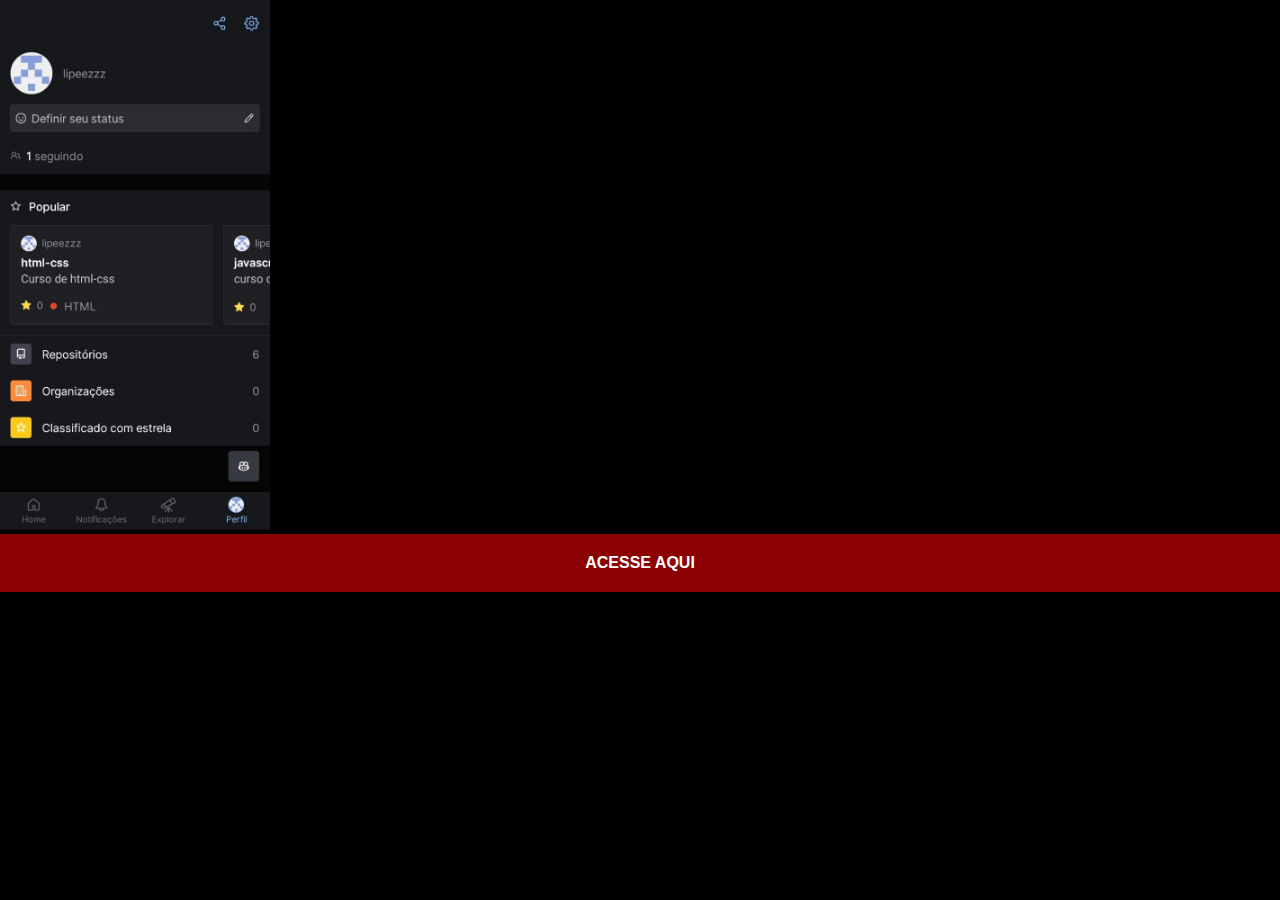
<file: github.html>
<!DOCTYPE html>
<html lang="pt-br">
<head>
    <meta charset="UTF-8">
    <meta name="viewport" content="width=device-width, initial-scale=1.0">
    <title>GitHub</title>
    <link rel="stylesheet" href="estilos/estilo.css">
</head>
<body>
    <img src="imagens/meu-github2.png" alt="GitHub">
    <a href="https://github.com/lipeezzz" target="_blank">ACESSE AQUI</a>
</body>
</html>
</file>
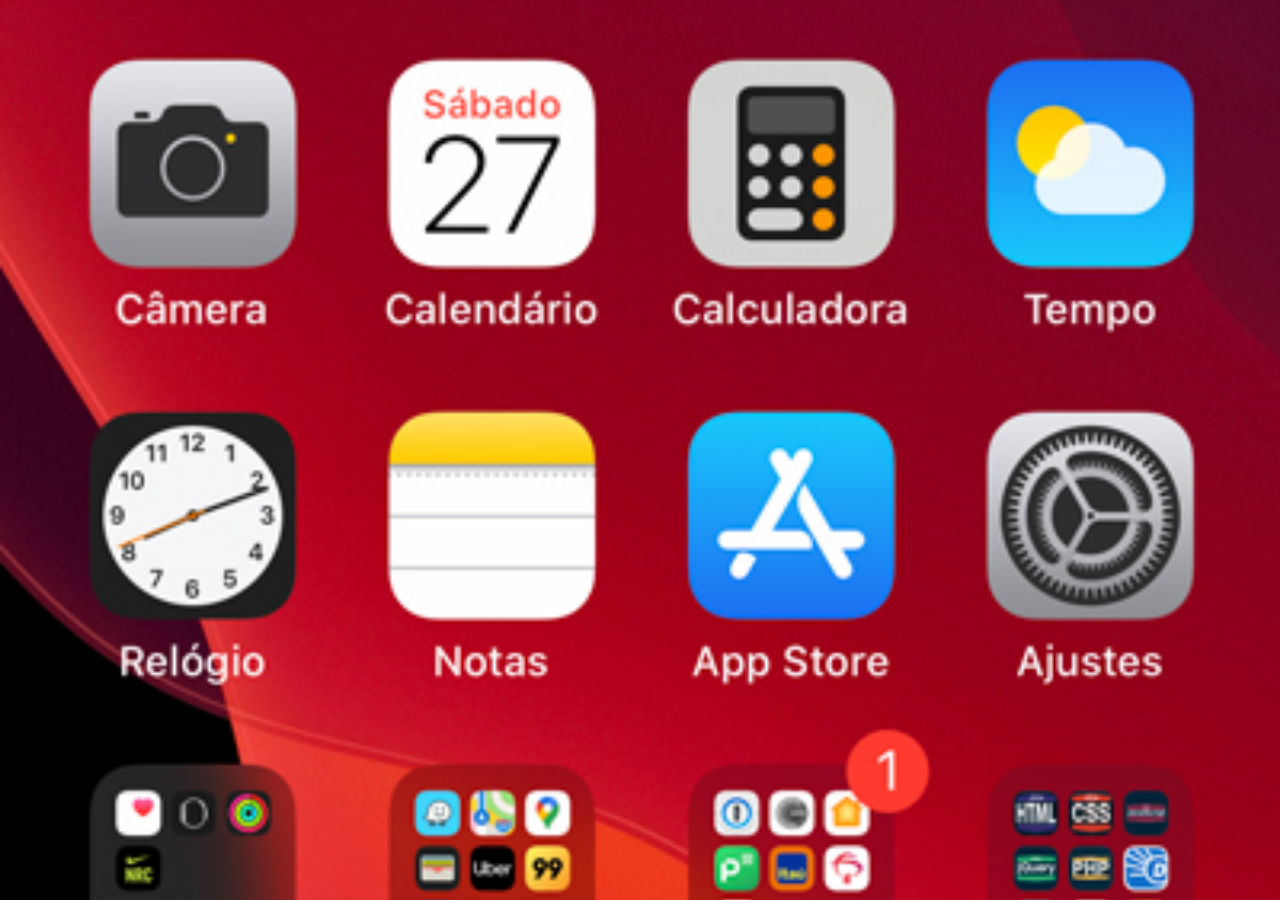
<file: home.html>
<!DOCTYPE html>
<html lang="pt-br">
<head>
    <meta charset="UTF-8">
    <meta name="viewport" content="width=device-width, initial-scale=1.0">
    <title>Home</title>
</head>
<style>
    *{
        margin: 0px;
        padding: 0px;
    }

    body{
        width: 100vw;
        height: 100vh;
        background: black url('imagens/tela-home.jpg') no-repeat top center;
        background-size: cover;
    }
</style>
<body>
    
</body>
</html>
</file>
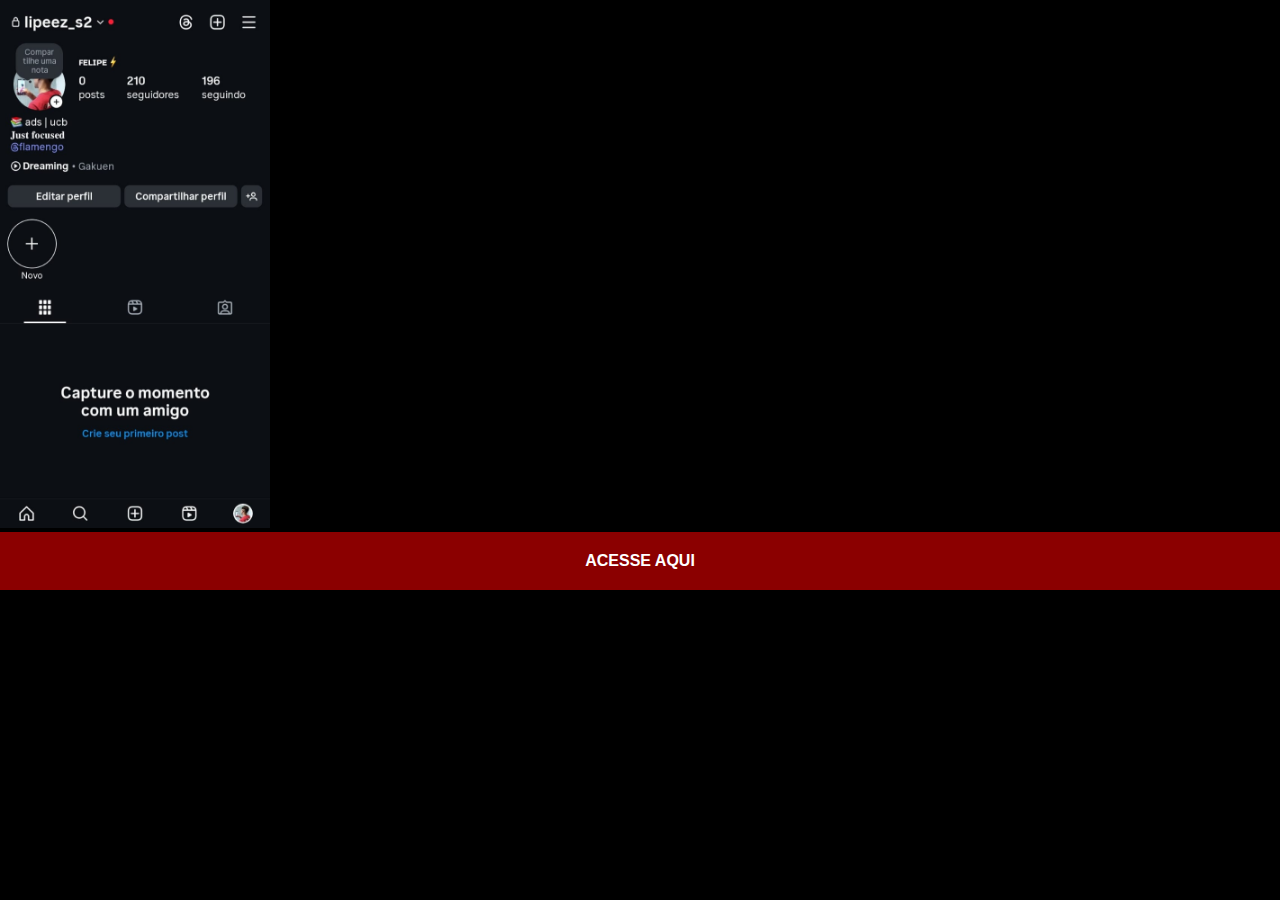
<file: instagram.html>
<!DOCTYPE html>
<html lang="pt-br">
<head>
    <meta charset="UTF-8">
    <meta name="viewport" content="width=device-width, initial-scale=1.0">
    <title>Instagram</title>
    <link rel="stylesheet" href="estilos/estilo.css">
</head>
<body>
    <img src="imagens/meu-instagram2.png" alt="Instagram
    ">
    <a href="https://www.instagram.com/lipeez_s2/" target="_blank">ACESSE AQUI</a>
</body>
</html>
</file>
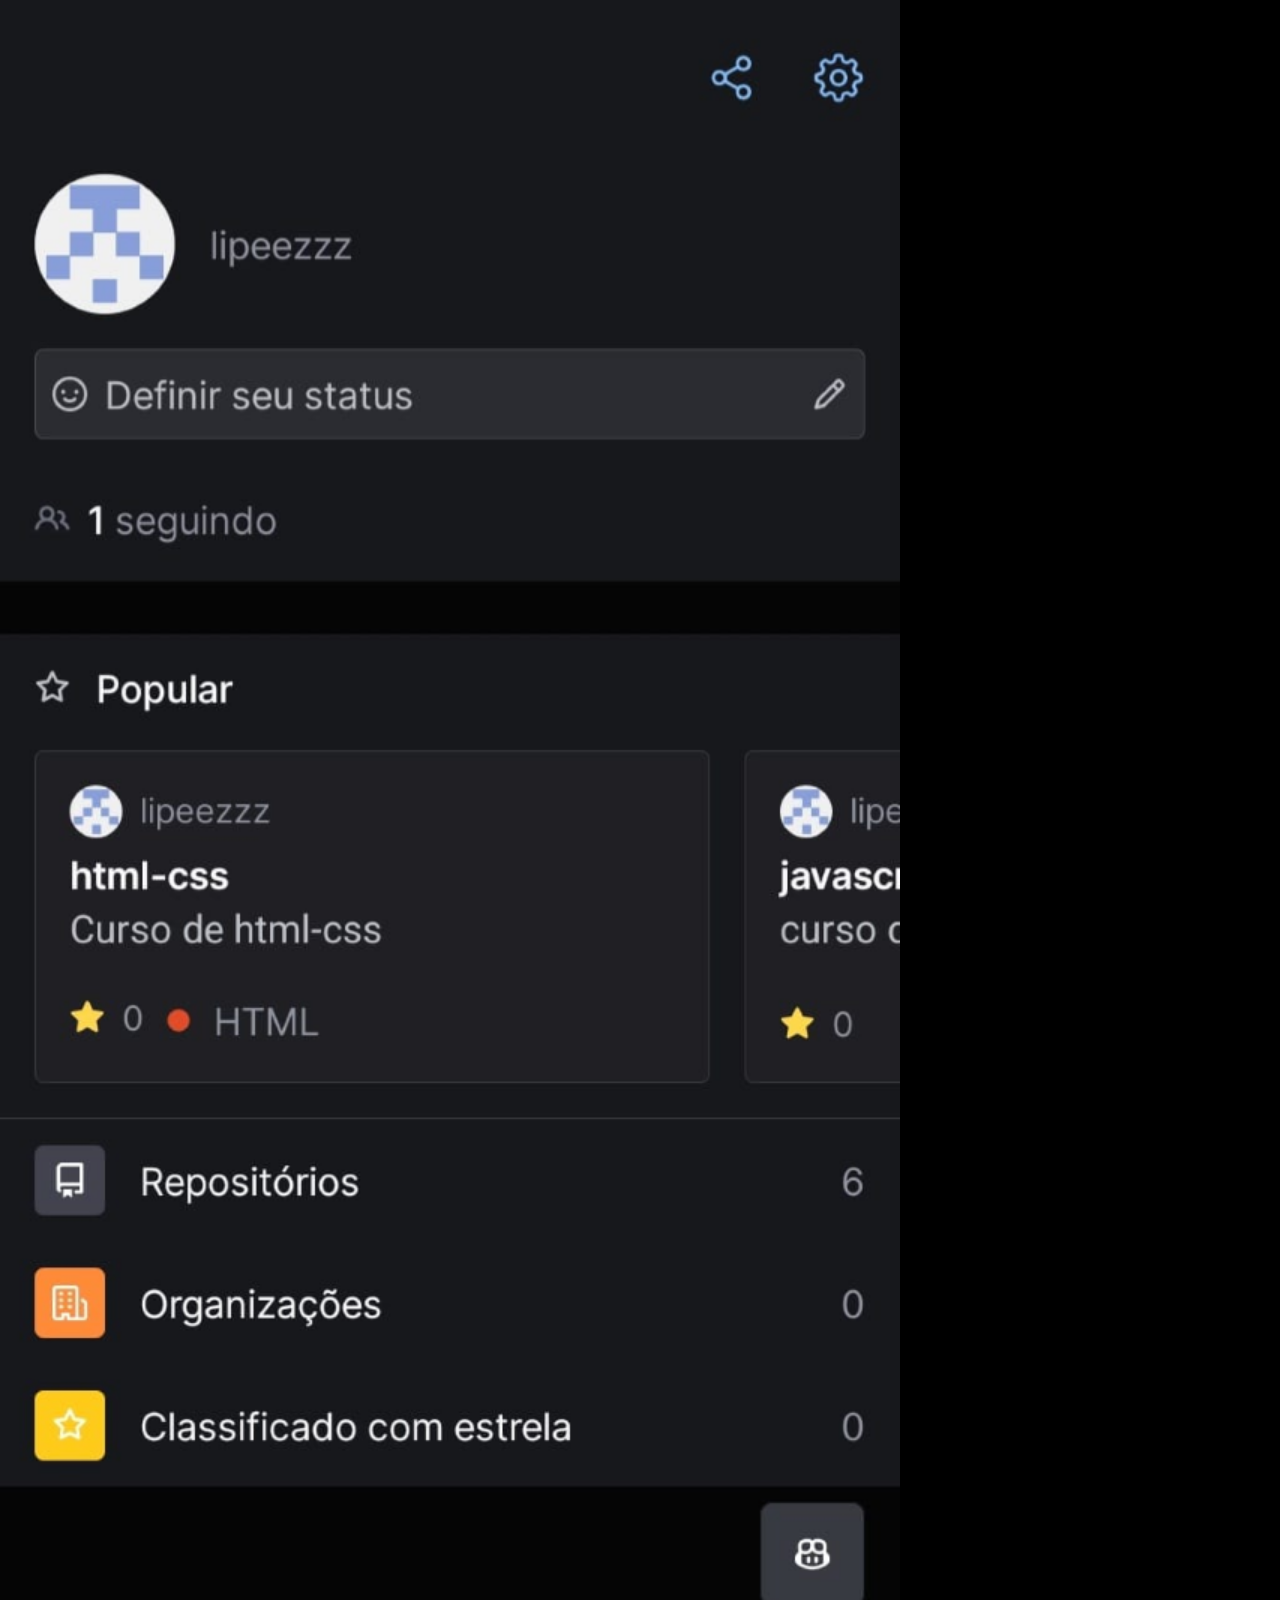
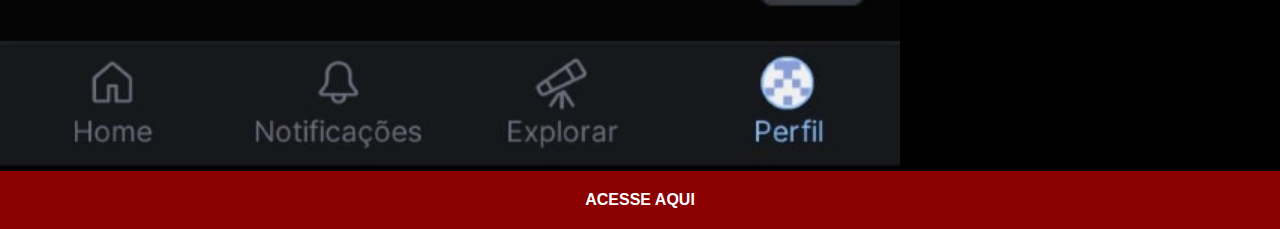
<file: youtube.html>
<!DOCTYPE html>
<html lang="pt-br">
<head>
    <meta charset="UTF-8">
    <meta name="viewport" content="width=device-width, initial-scale=1.0">
    <title>Youtube</title>
</head>
<style>
    *{
        margin: 0px;
        padding: 0px;
        font-family: Arial, Helvetica, sans-serif;
    }

    body{
        background-color: rgb(0, 0, 0);
    }

    ::-webkit-scrollbar{
        width: 0px;
        height: 0px;
    }

    img{
        width: 100vh;
    }

    a{
        display: block;
        background-color: darkred;
        color: white;
        padding: 20px;
        text-align: center;
        font-weight: bolder;
        text-decoration: none;
    }
</style>
<body>
    <img src="imagens/meu-github2.png" alt="Youtube">
    <a href="https://www.youtube.com/@FELIPEBRGAMER_" target="_blank">ACESSE AQUI</a>
</body>
</html>
</file>
<file: estilos/estilo.css>
@charset "UTF-8";

*{
        margin: 0px;
        padding: 0px;
        font-family: Arial, Helvetica, sans-serif;
    }

    body{
        background-color: rgb(0, 0, 0);
    }

    ::-webkit-scrollbar{
        width: 0px;
        height: 0px;
    }

    img{
        width: 270px;
        right: 100vh;
        background-attachment: fixed;
    }

    a{
        display: block;
        background-color: darkred;
        color: white;
        padding: 20px;
        text-align: center;
        font-weight: bolder;
        text-decoration: none;
    }

    a:hover{
        background-color: red
    }
</file>
